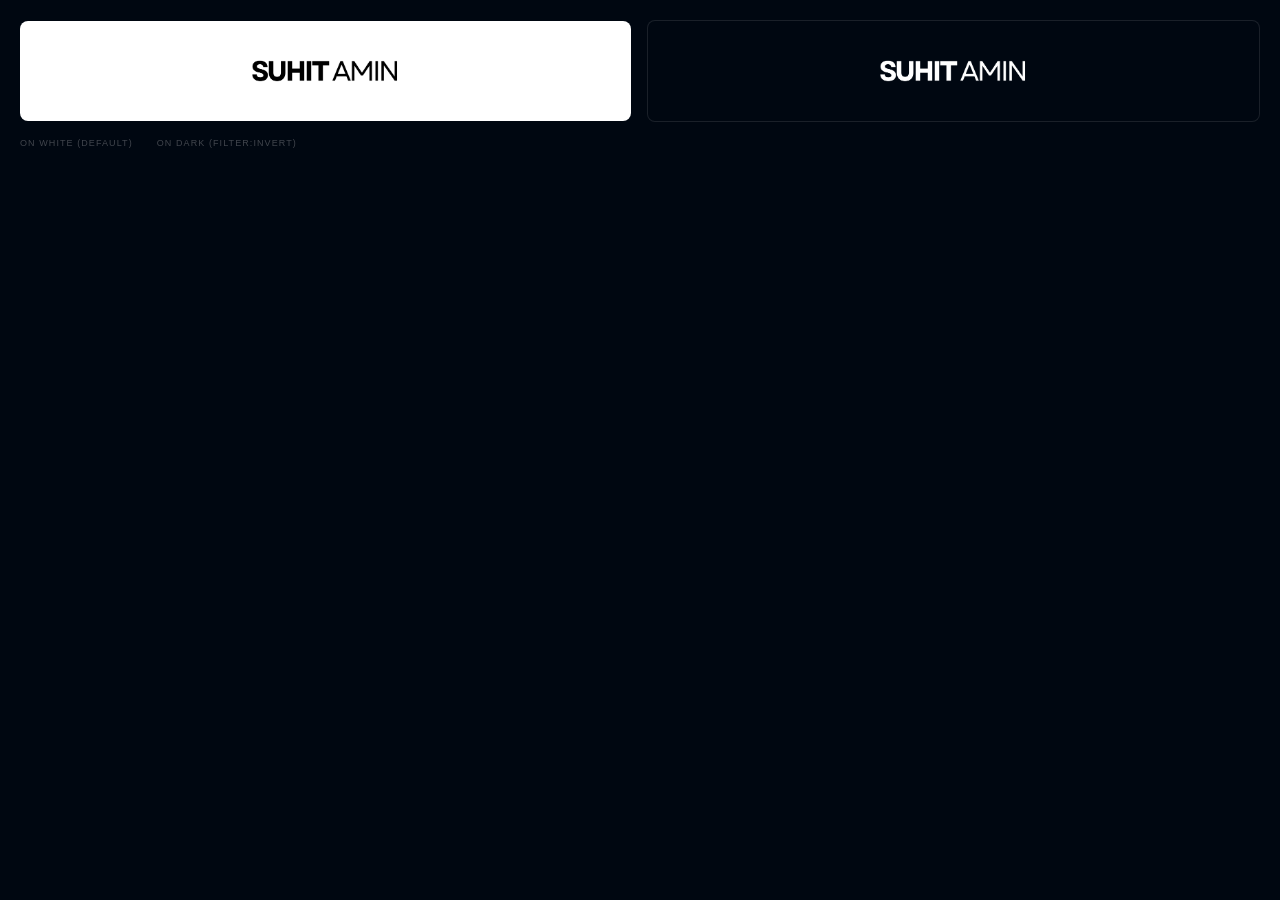
<file: preview/brand-logo.html>
<!DOCTYPE html><html><head><meta charset="UTF-8">
<style>
  * { box-sizing:border-box; margin:0; }
  body { background:#000711; padding:20px; display:flex; flex-direction:column; gap:16px; }
  .row { display:flex; gap:16px; align-items:center; }
  .panel { padding:20px 28px; border-radius:8px; display:flex; align-items:center; justify-content:center; flex:1; }
  img { max-width:100%; max-height:60px; }
  .lbl { font-family:sans-serif; font-size:9px; text-transform:uppercase; letter-spacing:0.12em; color:rgba(255,255,255,0.25); }
</style></head><body>
  <div class="row">
    <div class="panel" style="background:#ffffff">
      <img src="../assets/logo.png" alt="Suhit Amin Logo">
    </div>
    <div class="panel" style="background:#000711;border:1px solid rgba(255,255,255,0.1)">
      <img src="../assets/logo.png" style="filter:invert(1)" alt="Suhit Amin Logo Inverted">
    </div>
  </div>
  <div class="row" style="gap:24px">
    <span class="lbl">On white (default)</span>
    <span class="lbl">On dark (filter:invert)</span>
  </div>
</body></html>
</file>
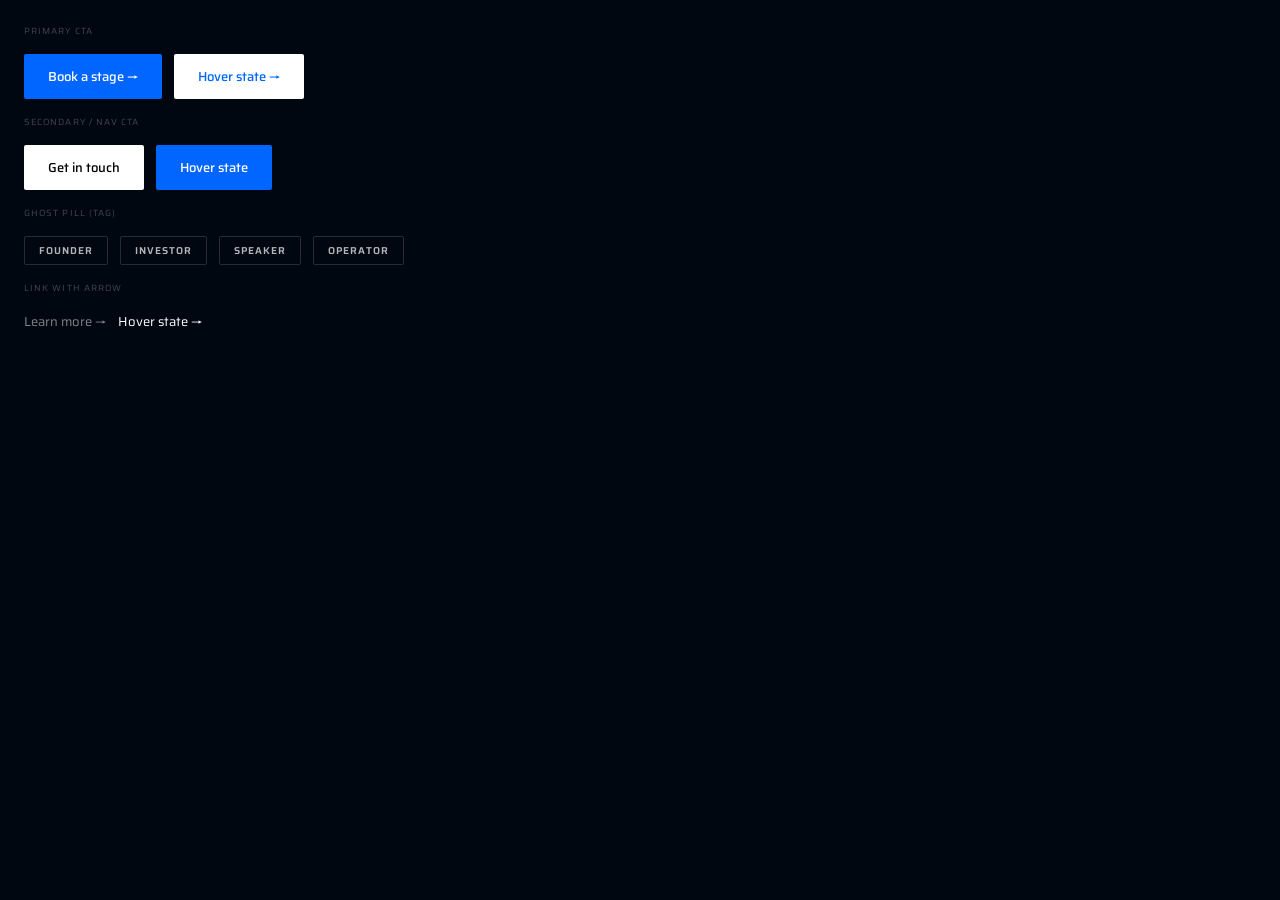
<file: preview/buttons.html>
<!DOCTYPE html><html><head><meta charset="UTF-8">
<style>
  @font-face { font-family:'Saira'; src:url('../fonts/Saira-VariableFont.ttf') format('truetype'); font-weight:100 900; }
  * { box-sizing:border-box; margin:0; }
  body { background:#000711; font-family:'Saira',sans-serif; padding:24px; display:flex; flex-direction:column; gap:16px; }
  .row { display:flex; gap:12px; align-items:center; flex-wrap:wrap; }
  .btn { display:inline-flex; align-items:center; gap:8px; padding:12px 24px; border-radius:2px; font-size:13px; font-weight:500; cursor:pointer; border:none; transition:all 0.2s; text-decoration:none; font-family:'Saira',sans-serif; }
  .pill { display:inline-flex; align-items:center; gap:6px; padding:6px 14px; border-radius:2px; font-size:10px; font-weight:600; text-transform:uppercase; letter-spacing:0.1em; }
  .lbl { font-size:9px; text-transform:uppercase; letter-spacing:0.12em; color:rgba(255,255,255,0.25); width:100%; }
</style></head><body>
  <div class="lbl">Primary CTA</div>
  <div class="row">
    <span class="btn" style="background:#0066ff;color:#fff">Book a stage →</span>
    <span class="btn" style="background:#fff;color:#0066ff">Hover state →</span>
  </div>
  <div class="lbl">Secondary / Nav CTA</div>
  <div class="row">
    <span class="btn" style="background:#fff;color:#000">Get in touch</span>
    <span class="btn" style="background:#0066ff;color:#fff">Hover state</span>
  </div>
  <div class="lbl">Ghost Pill (tag)</div>
  <div class="row">
    <span class="pill" style="border:1px solid rgba(255,255,255,0.15);color:rgba(255,255,255,0.7)">Founder</span>
    <span class="pill" style="border:1px solid rgba(255,255,255,0.15);color:rgba(255,255,255,0.7)">Investor</span>
    <span class="pill" style="border:1px solid rgba(255,255,255,0.15);color:rgba(255,255,255,0.7)">Speaker</span>
    <span class="pill" style="border:1px solid rgba(255,255,255,0.15);color:rgba(255,255,255,0.7)">Operator</span>
  </div>
  <div class="lbl">Link with arrow</div>
  <div class="row">
    <span style="font-family:'Saira',sans-serif;font-size:13px;color:rgba(255,255,255,0.5)">Learn more →</span>
    <span style="font-family:'Saira',sans-serif;font-size:13px;color:#fff">Hover state →</span>
  </div>
</body></html>
</file>
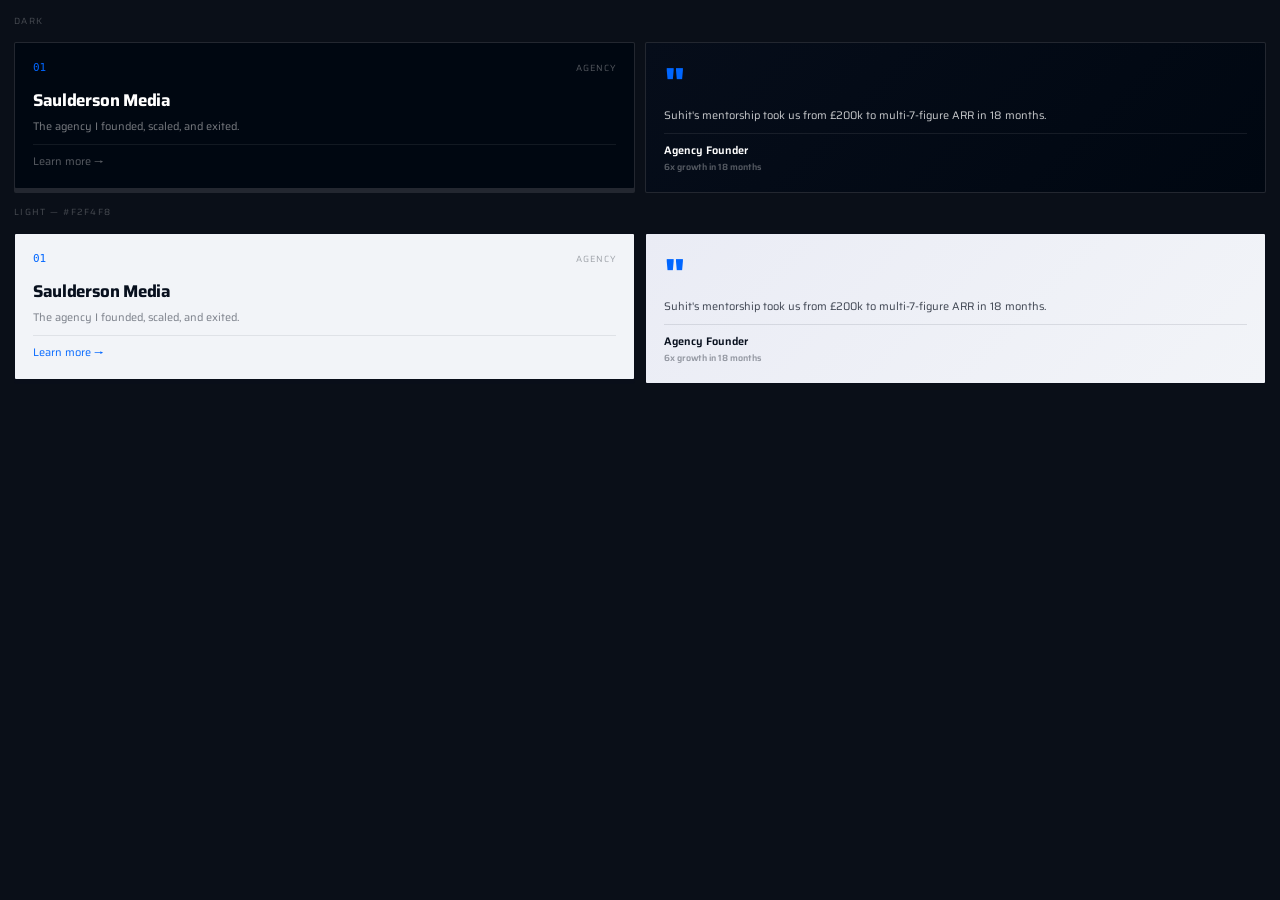
<file: preview/cards.html>
<!DOCTYPE html><html><head><meta charset="UTF-8">
<style>
  @font-face { font-family:'Saira'; src:url('../fonts/Saira-VariableFont.ttf') format('truetype'); font-weight:100 900; }
  * { box-sizing:border-box; margin:0; }
  body { background:#0a0f18; font-family:'Saira',sans-serif; padding:14px; display:flex; flex-direction:column; gap:12px; }
  .row { display:flex; gap:10px; }
  .lbl { font-size:9px; text-transform:uppercase; letter-spacing:0.15em; color:rgba(255,255,255,0.25); margin-bottom:2px; }

  /* Glow border wrapper */
  .wrap { flex:1; position:relative; border-radius:2px; padding:1px; }
  .wrap::before { content:''; position:absolute; inset:0; border-radius:2px;
    background:var(--glow, var(--base)); pointer-events:none; transition:background 0.12s ease; }

  /* Inner surfaces */
  .dark-inner  { position:relative; background:#000711; border-radius:1px; padding:18px; transition:background 0.4s; display:flex; flex-direction:column; }
  .light-inner { position:relative; background:#f2f4f8; border-radius:1px; padding:18px; transition:background 0.4s; display:flex; flex-direction:column; }
  .wrap:hover .dark-inner  { background:#04080f; }
  .wrap:hover .light-inner { background:#eaedf3; }

  /* Shared type tokens */
  .num   { font-family:monospace; font-size:11px; color:#0066ff; }
  .top   { display:flex; justify-content:space-between; margin-bottom:12px; }

  .tag-d { font-size:9px; text-transform:uppercase; letter-spacing:0.12em; color:rgba(255,255,255,0.32); }
  .tag-l { font-size:9px; text-transform:uppercase; letter-spacing:0.12em; color:rgba(8,16,30,0.35); }

  .title-d { font-family:'Saira',sans-serif; font-size:17px; font-weight:700; color:#fff; letter-spacing:-0.02em; margin-bottom:5px; }
  .title-l { font-family:'Saira',sans-serif; font-size:17px; font-weight:700; color:#08101e; letter-spacing:-0.02em; margin-bottom:5px; }

  .body-d { font-size:11px; color:rgba(255,255,255,0.48); line-height:1.65; flex:1; }
  .body-l { font-size:11px; color:rgba(8,16,30,0.52); line-height:1.65; flex:1; }

  /* Narrow bottom link strip */
  .link-strip-d {
    margin-top:8px; padding-top:8px;
    border-top:1px solid rgba(255,255,255,0.07);
    font-size:11px; color:rgba(255,255,255,0.35);
    display:inline-flex; align-items:center; gap:4px;
    transition:color 0.25s;
  }
  .link-strip-l {
    margin-top:8px; padding-top:8px;
    border-top:1px solid rgba(8,16,30,0.08);
    font-size:11px; color:#0066ff;
    display:inline-flex; align-items:center; gap:4px;
  }
  .wrap:hover .link-strip-d { color:rgba(255,255,255,0.65); }

  /* Quote card specifics */
  .qmark-d { font-family:'Saira',sans-serif; font-size:42px; font-weight:800; color:#0066ff; line-height:1; }
  .qmark-l { font-family:'Saira',sans-serif; font-size:42px; font-weight:800; color:#0066ff; line-height:1; }
  .qtext-d  { font-size:11px; color:rgba(255,255,255,0.80); line-height:1.65; margin-top:4px; flex:1; }
  .qtext-l  { font-size:11px; color:rgba(8,16,30,0.78); line-height:1.65; margin-top:4px; flex:1; }
  .qname-d  { font-size:11px; font-weight:600; color:#fff; padding-top:8px; margin-top:8px; border-top:1px solid rgba(255,255,255,0.08); }
  .qname-l  { font-size:11px; font-weight:600; color:#08101e; padding-top:8px; margin-top:8px; border-top:1px solid rgba(8,16,30,0.10); }
  .qrole-d  { font-size:9px; color:rgba(255,255,255,0.32); margin-top:1px; }
  .qrole-l  { font-size:9px; color:rgba(8,16,30,0.38); margin-top:1px; }
</style></head><body>

  <div class="lbl">Dark</div>
  <div class="row">
    <div class="wrap" style="--base:rgba(255,255,255,0.10)" id="d1">
      <div class="dark-inner">
        <div class="top"><span class="num">01</span><span class="tag-d">Agency</span></div>
        <div class="title-d">Saulderson Media</div>
        <div class="body-d">The agency I founded, scaled, and exited.</div>
        <div class="link-strip-d">Learn more →</div>
      </div>
    </div>
    <div class="wrap" style="--base:rgba(255,255,255,0.10)" id="d2">
      <div class="dark-inner" style="background:linear-gradient(135deg,#060d1a,#000711)">
        <div class="qmark-d">"</div>
        <div class="qtext-d">Suhit's mentorship took us from £200k to multi-7-figure ARR in 18 months.</div>
        <div class="qname-d">Agency Founder<div class="qrole-d">6x growth in 18 months</div></div>
      </div>
    </div>
  </div>

  <div class="lbl">Light — #f2f4f8</div>
  <div class="row">
    <div class="wrap" style="--base:rgba(8,16,30,0.10)" id="l1">
      <div class="light-inner">
        <div class="top"><span class="num">01</span><span class="tag-l">Agency</span></div>
        <div class="title-l">Saulderson Media</div>
        <div class="body-l">The agency I founded, scaled, and exited.</div>
        <div class="link-strip-l">Learn more →</div>
      </div>
    </div>
    <div class="wrap" style="--base:rgba(8,16,30,0.10)" id="l2">
      <div class="light-inner" style="background:linear-gradient(135deg,#eaecf5,#f2f4f8)">
        <div class="qmark-l">"</div>
        <div class="qtext-l">Suhit's mentorship took us from £200k to multi-7-figure ARR in 18 months.</div>
        <div class="qname-l">Agency Founder<div class="qrole-l">6x growth in 18 months</div></div>
      </div>
    </div>
  </div>

<script>
function attachGlow(el, light) {
  const hi   = light ? 'rgba(8,16,30,0.18)'  : 'rgba(255,255,255,0.28)';
  const mid  = light ? 'rgba(8,16,30,0.05)'  : 'rgba(255,255,255,0.06)';
  const base = light ? 'rgba(8,16,30,0.10)'  : 'rgba(255,255,255,0.10)';
  el.addEventListener('mousemove', e => {
    const r = el.getBoundingClientRect();
    const x = ((e.clientX - r.left) / r.width)  * 100;
    const y = ((e.clientY - r.top)  / r.height) * 100;
    el.style.setProperty('--glow',
      `radial-gradient(circle at ${x}% ${y}%, ${hi} 0%, ${mid} 50%, ${base} 100%)`);
  });
  el.addEventListener('mouseleave', () => el.style.setProperty('--glow', base));
}
['d1','d2'].forEach(id => attachGlow(document.getElementById(id), false));
['l1','l2'].forEach(id => attachGlow(document.getElementById(id), true));
</script>
</body></html>
</file>
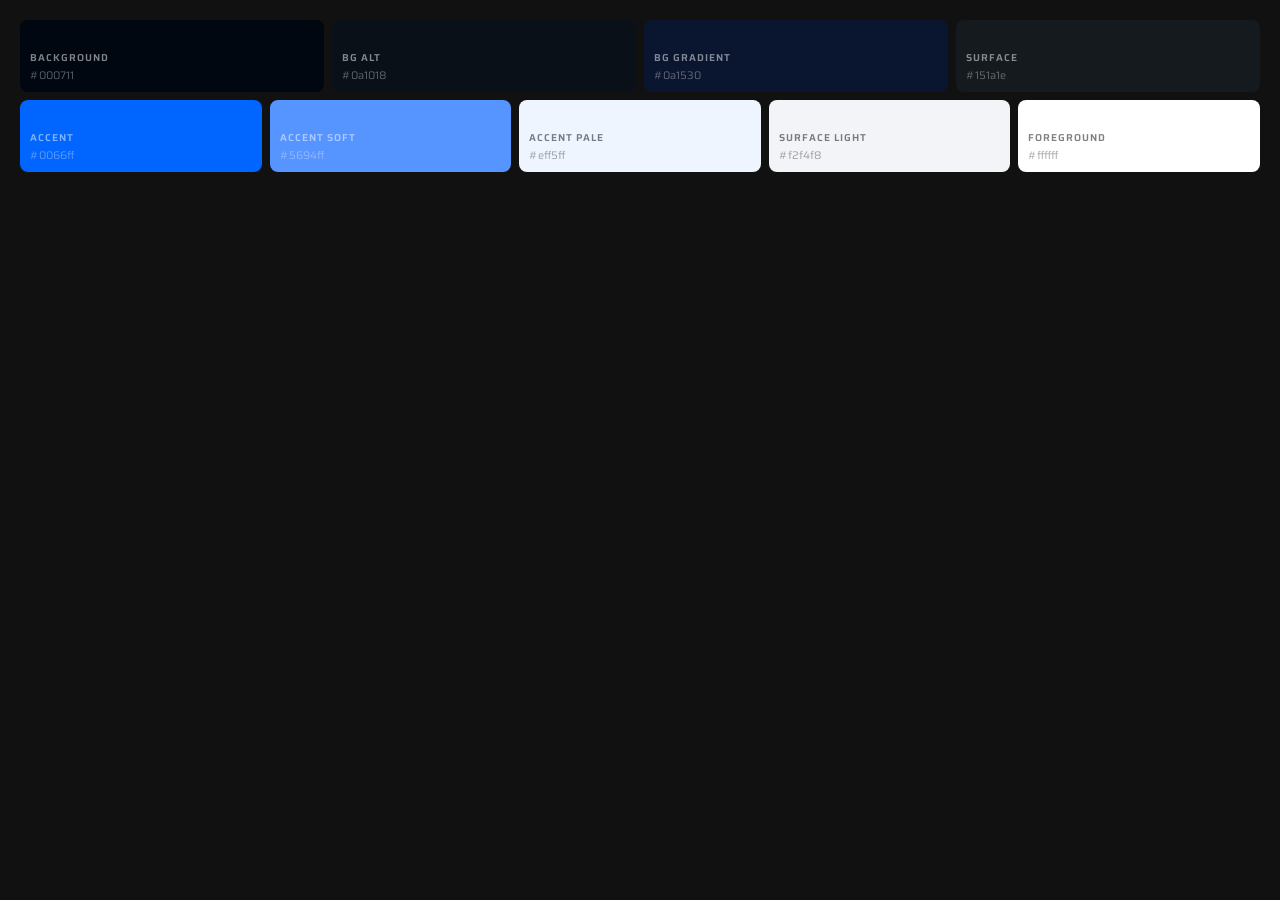
<file: preview/colors-base.html>
<!DOCTYPE html><html><head><meta charset="UTF-8">
<style>
  @import url('https://fonts.googleapis.com/css2?family=Saira:wght@400;600&display=swap');
  * { box-sizing: border-box; margin: 0; }
  body { background: #111; font-family: 'Saira', sans-serif; padding: 20px; }
  .row { display: flex; gap: 8px; margin-bottom: 8px; }
  .swatch { flex: 1; height: 72px; border-radius: 8px; display: flex; flex-direction: column; justify-content: flex-end; padding: 8px 10px; }
  .swatch-label { font-size: 10px; font-weight: 600; text-transform: uppercase; letter-spacing: 0.1em; color: rgba(255,255,255,0.5); }
  .swatch-hex { font-size: 11px; font-weight: 400; color: rgba(255,255,255,0.35); margin-top: 2px; }
  .swatch-label.dark { color: rgba(0,0,0,0.5); }
  .swatch-hex.dark { color: rgba(0,0,0,0.35); }
</style></head><body>
<div class="row">
  <div class="swatch" style="background:#000711">
    <span class="swatch-label">Background</span><span class="swatch-hex">#000711</span>
  </div>
  <div class="swatch" style="background:#0a1018">
    <span class="swatch-label">BG Alt</span><span class="swatch-hex">#0a1018</span>
  </div>
  <div class="swatch" style="background:#0a1530">
    <span class="swatch-label">BG Gradient</span><span class="swatch-hex">#0a1530</span>
  </div>
  <div class="swatch" style="background:#151a1e">
    <span class="swatch-label">Surface</span><span class="swatch-hex">#151a1e</span>
  </div>
</div>
<div class="row">
  <div class="swatch" style="background:#0066ff">
    <span class="swatch-label">Accent</span><span class="swatch-hex">#0066ff</span>
  </div>
  <div class="swatch" style="background:#5694ff">
    <span class="swatch-label">Accent Soft</span><span class="swatch-hex">#5694ff</span>
  </div>
  <div class="swatch" style="background:#eff5ff">
    <span class="swatch-label dark">Accent Pale</span><span class="swatch-hex dark">#eff5ff</span>
  </div>
  <div class="swatch" style="background:#f2f4f8">
    <span class="swatch-label dark">Surface Light</span><span class="swatch-hex dark">#f2f4f8</span>
  </div>
  <div class="swatch" style="background:#ffffff">
    <span class="swatch-label dark">Foreground</span><span class="swatch-hex dark">#ffffff</span>
  </div>
</div>
</body></html>
</file>
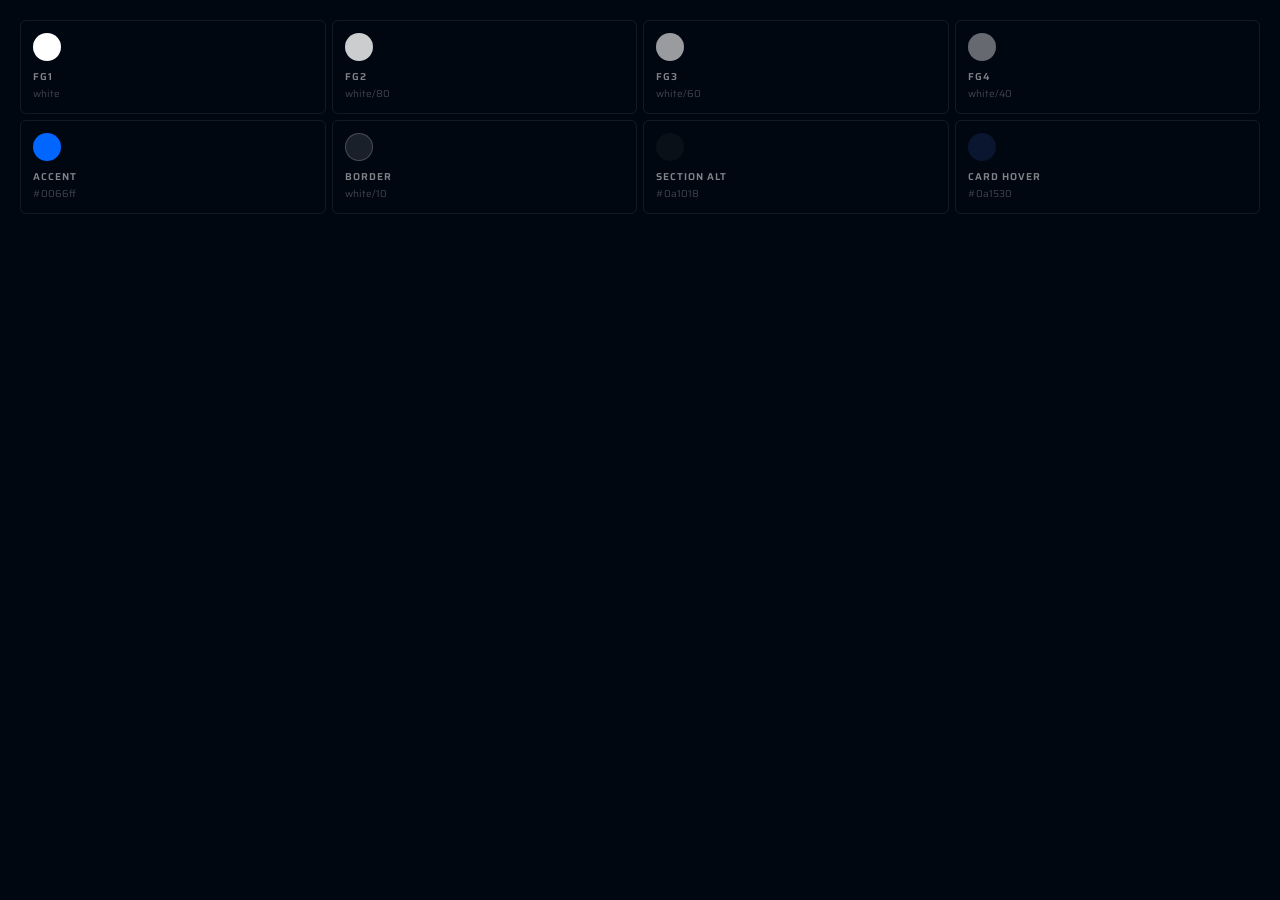
<file: preview/colors-semantic.html>
<!DOCTYPE html><html><head><meta charset="UTF-8">
<style>
  @import url('https://fonts.googleapis.com/css2?family=Saira:wght@400;600&display=swap');
  * { box-sizing: border-box; margin: 0; }
  body { background: #000711; font-family: 'Saira', sans-serif; padding: 20px; }
  .grid { display: grid; grid-template-columns: repeat(4, 1fr); gap: 6px; }
  .item { padding: 12px; border-radius: 6px; border: 1px solid rgba(255,255,255,0.08); }
  .dot { width: 28px; height: 28px; border-radius: 50%; margin-bottom: 8px; }
  .name { font-size: 10px; font-weight: 600; text-transform: uppercase; letter-spacing: 0.1em; color: rgba(255,255,255,0.5); }
  .val  { font-size: 10px; color: rgba(255,255,255,0.25); margin-top: 2px; }
</style></head><body>
<div class="grid">
  <div class="item"><div class="dot" style="background:rgba(255,255,255,1)"></div><div class="name">fg1</div><div class="val">white</div></div>
  <div class="item"><div class="dot" style="background:rgba(255,255,255,0.80)"></div><div class="name">fg2</div><div class="val">white/80</div></div>
  <div class="item"><div class="dot" style="background:rgba(255,255,255,0.60)"></div><div class="name">fg3</div><div class="val">white/60</div></div>
  <div class="item"><div class="dot" style="background:rgba(255,255,255,0.40)"></div><div class="name">fg4</div><div class="val">white/40</div></div>
  <div class="item"><div class="dot" style="background:#0066ff"></div><div class="name">accent</div><div class="val">#0066ff</div></div>
  <div class="item"><div class="dot" style="background:rgba(255,255,255,0.10); border:1px solid rgba(255,255,255,0.2)"></div><div class="name">border</div><div class="val">white/10</div></div>
  <div class="item"><div class="dot" style="background:#0a1018"></div><div class="name">section alt</div><div class="val">#0a1018</div></div>
  <div class="item"><div class="dot" style="background:#0a1530"></div><div class="name">card hover</div><div class="val">#0a1530</div></div>
</div>
</body></html>
</file>
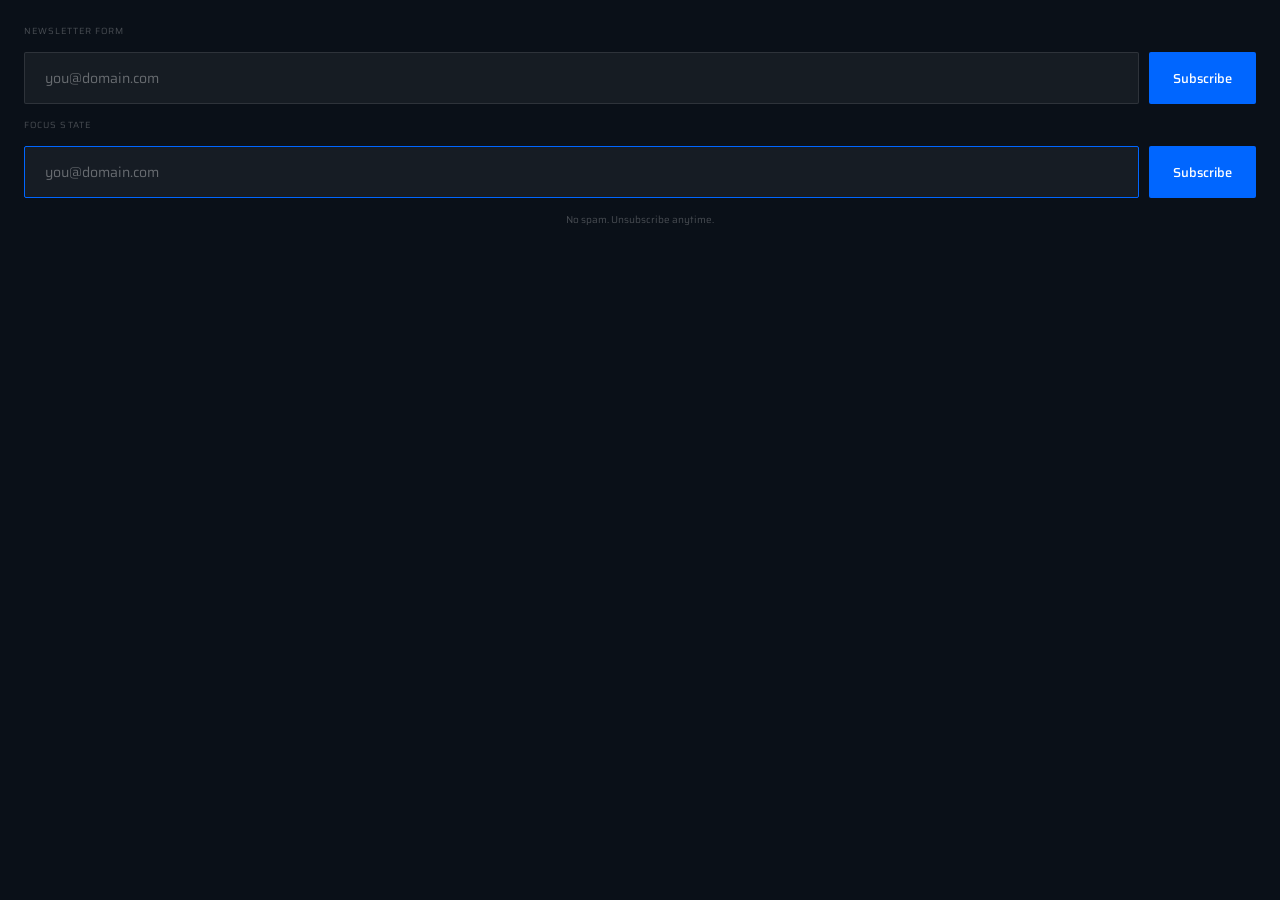
<file: preview/form-inputs.html>
<!DOCTYPE html><html><head><meta charset="UTF-8">
<style>
  @font-face { font-family:'Saira'; src:url('../fonts/Saira-VariableFont.ttf') format('truetype'); font-weight:100 900; }
  * { box-sizing:border-box; margin:0; }
  body { background:#0a1018; font-family:'Saira',sans-serif; padding:24px; display:flex; flex-direction:column; gap:14px; }
  .row { display:flex; gap:10px; }
  input { flex:1; padding:14px 20px; border-radius:2px; background:rgba(255,255,255,0.05); border:1px solid rgba(255,255,255,0.10); color:#fff; font-size:14px; font-family:'Saira',sans-serif; outline:none; }
  input::placeholder { color:rgba(255,255,255,0.35); }
  input:focus { border-color:#0066ff; }
  .btn { padding:14px 24px; border-radius:2px; background:#0066ff; color:#fff; font-size:13px; font-weight:500; border:none; font-family:'Saira',sans-serif; cursor:pointer; white-space:nowrap; }
  .note { font-size:10px; color:rgba(255,255,255,0.25); text-align:center; }
  .lbl { font-size:9px; text-transform:uppercase; letter-spacing:0.12em; color:rgba(255,255,255,0.25); }
</style></head><body>
  <div class="lbl">Newsletter Form</div>
  <div class="row">
    <input type="email" placeholder="you@domain.com">
    <button class="btn">Subscribe</button>
  </div>
  <div class="lbl">Focus State</div>
  <div class="row">
    <input type="email" placeholder="you@domain.com" style="border-color:#0066ff">
    <button class="btn">Subscribe</button>
  </div>
  <div class="note">No spam. Unsubscribe anytime.</div>
</body></html>
</file>
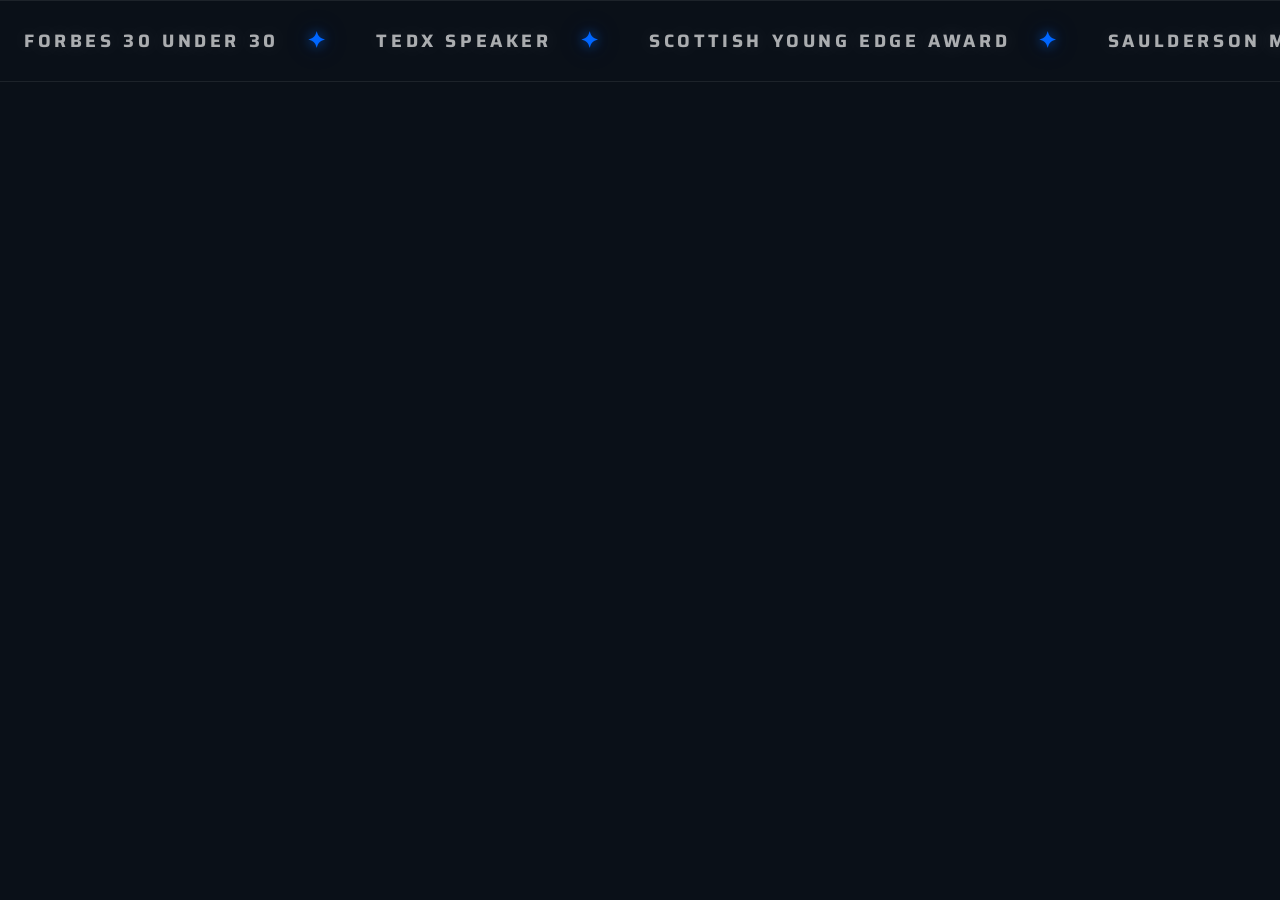
<file: preview/marquee.html>
<!DOCTYPE html><html><head><meta charset="UTF-8">
<style>
  @font-face { font-family:'Saira'; src:url('../fonts/Saira-VariableFont.ttf') format('truetype'); font-weight:100 900; font-style:normal; }
  * { box-sizing:border-box; margin:0; }
  body { background:#0a1018; overflow:hidden; }
  @keyframes marquee { from{transform:translateX(0)} to{transform:translateX(-50%)} }
  .track {
    display:flex; animation:marquee 28s linear infinite; white-space:nowrap;
    padding:26px 0;
    border-top:1px solid rgba(255,255,255,0.08);
    border-bottom:1px solid rgba(255,255,255,0.08);
  }
  .item {
    display:flex; align-items:center; gap:28px; padding:0 24px;
    font-family:'Saira',sans-serif;
    font-size:18px; font-weight:700;
    text-transform:uppercase; letter-spacing:0.2em;
    color:rgba(255,255,255,0.65);
    text-shadow: 0 0 20px rgba(255,255,255,0.15), 0 0 40px rgba(0,102,255,0.08);
    transition:color 0.3s, text-shadow 0.3s;
  }
  .item:hover {
    color:rgba(255,255,255,0.95);
    text-shadow: 0 0 24px rgba(255,255,255,0.35), 0 0 50px rgba(0,102,255,0.2);
  }
  .sep {
    color:#0066ff; font-size:22px; line-height:1;
    text-shadow: 0 0 12px rgba(0,102,255,0.7), 0 0 28px rgba(0,102,255,0.4);
    flex-shrink:0;
  }
</style></head><body>
<div class="track">
  <div class="item">Forbes 30 Under 30 <span class="sep">✦</span></div>
  <div class="item">TEDx Speaker <span class="sep">✦</span></div>
  <div class="item">Scottish Young Edge Award <span class="sep">✦</span></div>
  <div class="item">Saulderson Media — Acquired <span class="sep">✦</span></div>
  <div class="item">Angel Investor <span class="sep">✦</span></div>
  <div class="item">Forbes 30 Under 30 <span class="sep">✦</span></div>
  <div class="item">TEDx Speaker <span class="sep">✦</span></div>
  <div class="item">Scottish Young Edge Award <span class="sep">✦</span></div>
  <div class="item">Saulderson Media — Acquired <span class="sep">✦</span></div>
  <div class="item">Angel Investor <span class="sep">✦</span></div>
</div>
</body></html>
</file>
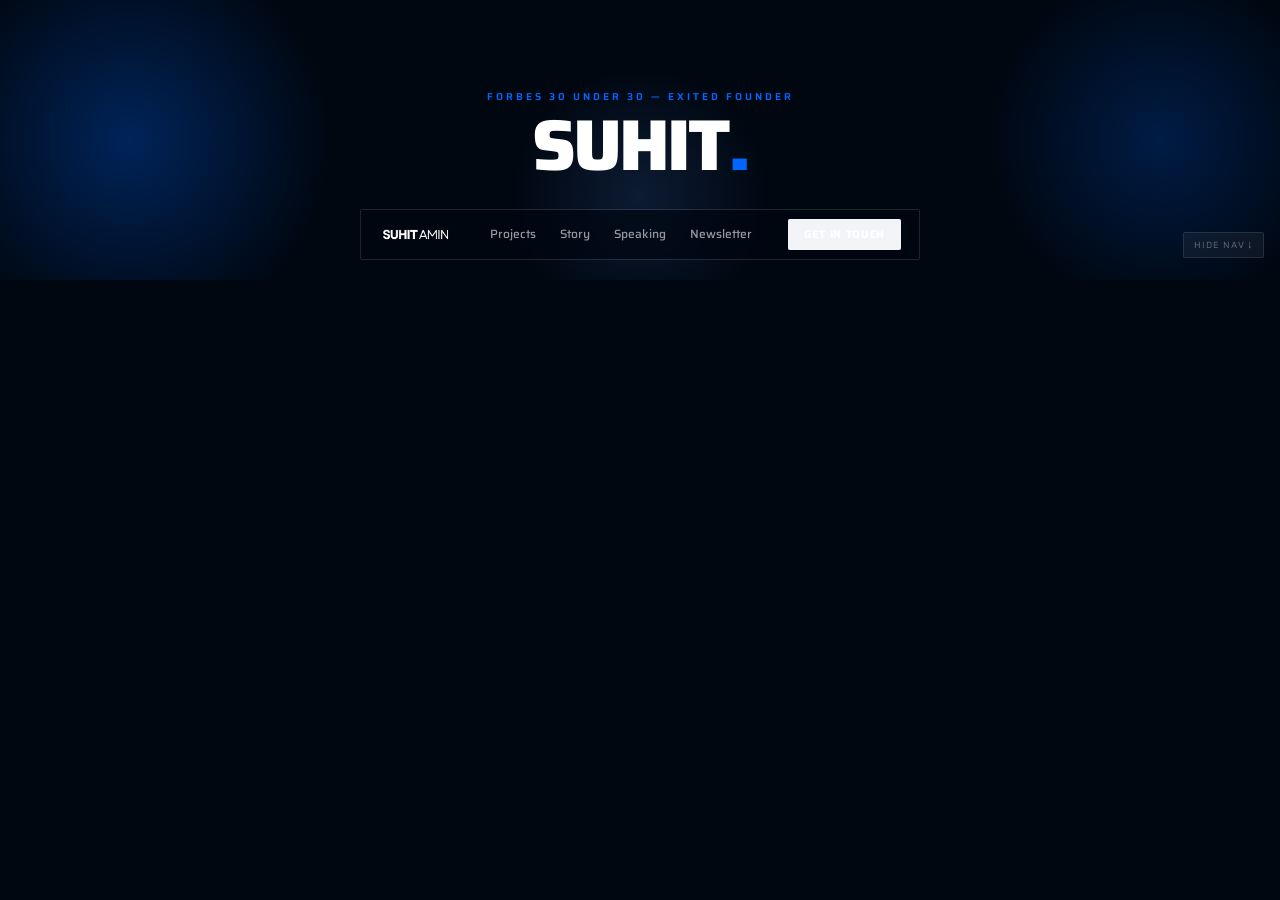
<file: preview/nav.html>
<!DOCTYPE html><html><head><meta charset="UTF-8">
<style>
  @font-face { font-family:'Saira'; src:url('../fonts/Saira-VariableFont.ttf') format('truetype'); font-weight:100 900; }
  * { box-sizing:border-box; margin:0; }

  body { background:#000711; min-height:280px; font-family:'Saira',sans-serif; overflow:hidden; position:relative; }

  /* ── Background animated blobs ── */
  .bg-blobs { position:absolute; inset:0; pointer-events:none; overflow:hidden; }
  .blob-l {
    position:absolute; width:420px; height:420px; border-radius:50%;
    background:radial-gradient(circle, rgba(0,102,255,0.30) 0%, transparent 68%);
    top:50%; left:-80px; transform:translateY(-50%);
    animation: bL 9s ease-in-out infinite;
  }
  .blob-r {
    position:absolute; width:360px; height:360px; border-radius:50%;
    background:radial-gradient(circle, rgba(0,102,255,0.22) 0%, transparent 68%);
    top:50%; right:-60px; transform:translateY(-50%);
    animation: bR 11s ease-in-out infinite;
  }
  .blob-c {
    position:absolute; width:280px; height:280px; border-radius:50%;
    background:radial-gradient(circle, rgba(86,148,255,0.14) 0%, transparent 65%);
    top:20%; left:50%; transform:translateX(-50%);
    animation: bC 7s ease-in-out infinite;
  }
  @keyframes bL { 0%,100%{transform:translateY(-50%) scale(1);opacity:.85} 50%{transform:translateY(-58%) scale(1.1);opacity:.6} }
  @keyframes bR { 0%,100%{transform:translateY(-50%) scale(1);opacity:.7} 55%{transform:translateY(-43%) scale(1.08);opacity:.5} }
  @keyframes bC { 0%,100%{transform:translateX(-50%) scale(1);opacity:.6} 50%{transform:translateX(-45%) scale(1.15);opacity:.35} }

  /* Hero copy */
  .hero {
    position:absolute; top:50%; left:50%; transform:translate(-50%,-58%);
    text-align:center; pointer-events:none;
  }
  .hero p { font-size:10px; text-transform:uppercase; letter-spacing:0.3em; color:#0066ff; font-weight:600; margin-bottom:10px; }
  .hero h1 { font-family:'Saira',sans-serif; font-size:72px; font-weight:800; letter-spacing:-0.04em; line-height:0.88; color:#fff; text-transform:uppercase; }
  .hero h1 span { color:#0066ff; }

  /* ── Floating bottom nav ── */
  .nav-shell {
    position:absolute; bottom:20px;
    left:50%; transform:translateX(-50%);
    width:560px; z-index:10; border-radius:2px;
    border:1px solid rgba(255,255,255,0.12);
    transition: transform 0.4s cubic-bezier(0.4,0,0.2,1), opacity 0.4s ease,
                border-color 0.12s ease;
  }
  .nav-shell.hidden { transform:translateX(-50%) translateY(72px); opacity:0; pointer-events:none; }
  .nav-shell:hover { border-color:rgba(255,255,255,0.28); }

  .nav-inner {
    display:flex; align-items:center; justify-content:space-between;
    padding:9px 18px;
    background:rgba(0,7,17,0.65);
    backdrop-filter:blur(20px); -webkit-backdrop-filter:blur(20px);
    border-radius:1px;
  }

  /* Logo */
  .logo img { height:27px; filter:invert(1); display:block; }

  /* Nav links */
  .links { display:flex; gap:24px; }
  .nav-link {
    font-size:12px; color:rgba(255,255,255,0.58); text-decoration:none;
    padding-bottom:2px; position:relative; font-weight:500; font-family:'Saira',sans-serif;
    transition:color 0.25s;
  }
  .nav-link::after {
    content:''; position:absolute; bottom:0; left:0; width:0; height:1px;
    background:#fff; transition:width 0.3s cubic-bezier(0.4,0,0.2,1);
  }
  .nav-link:hover { color:#fff; }
  .nav-link:hover::after { width:100%; }

  /* CTA */
  .cta {
    font-size:11px; font-weight:700; font-family:'Saira',sans-serif;
    padding:7px 16px; border-radius:2px; border:none;
    background-color:#0066ff; color:#fff;
    text-decoration:none; cursor:pointer;
    position:relative; overflow:hidden;
    letter-spacing:0.06em; text-transform:uppercase;
    transition:color 0.35s; display:inline-block;
    isolation:isolate;
  }
  .cta::before {
    content:''; position:absolute; inset:0; left:-101%;
    background:#f2f4f8;
    transition:left 0.38s cubic-bezier(0.4,0,0.2,1); z-index:-1;
  }
  .cta:hover { color:#08101e; }
  .cta:hover::before { left:0; }

  /* Demo toggle */
  .ctrl-btn {
    position:absolute; bottom:22px; right:16px;
    font-size:9px; font-family:'Saira',sans-serif; text-transform:uppercase;
    letter-spacing:0.12em; color:rgba(255,255,255,0.35);
    background:rgba(255,255,255,0.05); border:1px solid rgba(255,255,255,0.10);
    padding:5px 10px; border-radius:2px; cursor:pointer; z-index:20;
  }
</style></head><body>

<div class="bg-blobs">
  <div class="blob-l"></div>
  <div class="blob-r"></div>
  <div class="blob-c"></div>
</div>

<div class="hero">
  <p>Forbes 30 Under 30 — Exited Founder</p>
  <h1>Suhit<span>.</span></h1>
</div>

<div class="nav-shell" id="nav">
  <div class="nav-inner">
    <a class="logo" href="#"><img src="../assets/logo.png" alt="Suhit Amin"></a>
    <div class="links">
      <a href="#" class="nav-link">Projects</a>
      <a href="#" class="nav-link">Story</a>
      <a href="#" class="nav-link">Speaking</a>
      <a href="#" class="nav-link">Newsletter</a>
    </div>
    <a href="#" class="cta">Get in touch</a>
  </div>
</div>

<button class="ctrl-btn" id="toggleBtn">Hide nav ↓</button>

<script>
const nav = document.getElementById('nav');
const btn = document.getElementById('toggleBtn');
let hidden = false;
btn.addEventListener('click', () => {
  hidden = !hidden;
  nav.classList.toggle('hidden', hidden);
  btn.textContent = hidden ? 'Show nav ↑' : 'Hide nav ↓';
});
</script>
</body></html>
</file>
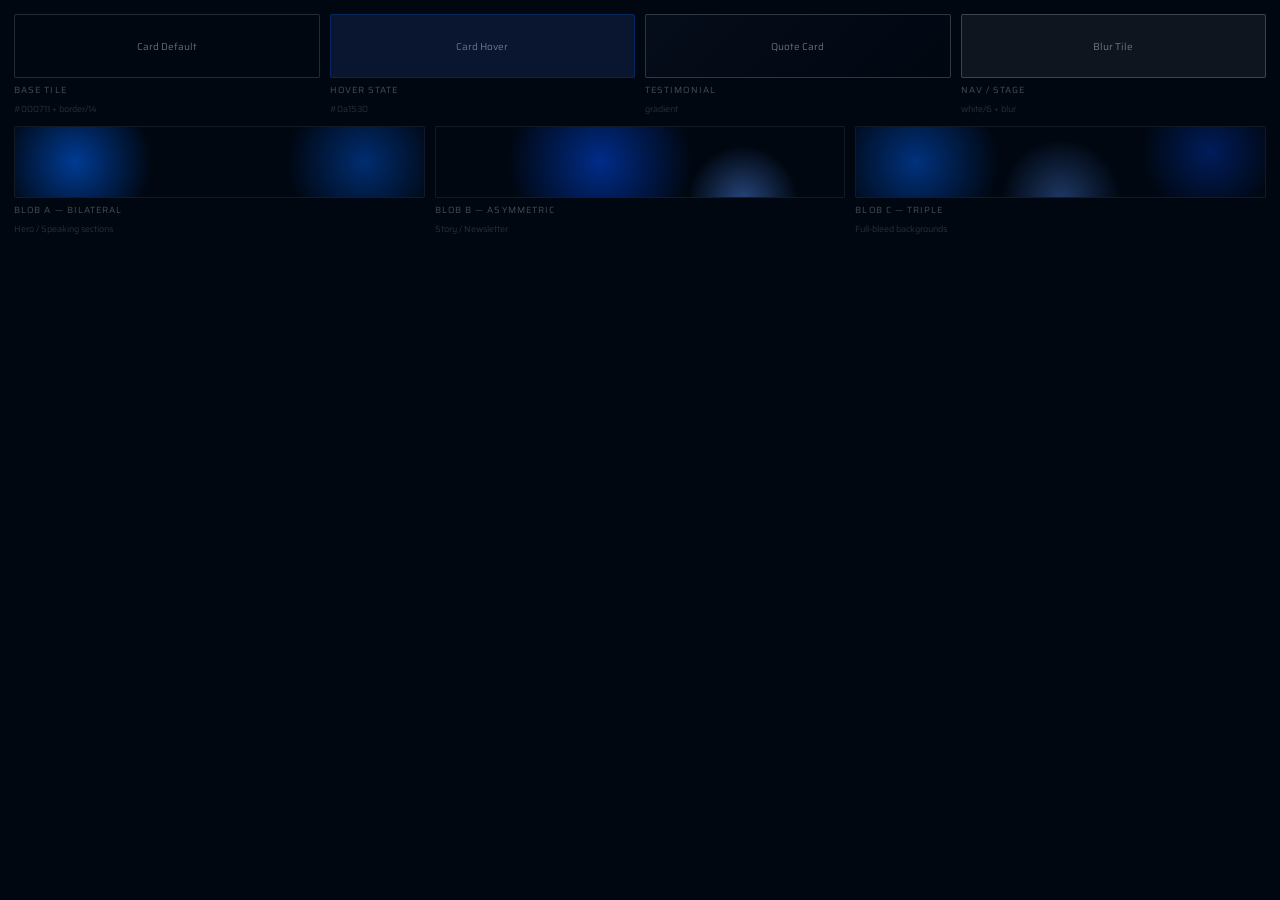
<file: preview/shadows-surfaces.html>
<!DOCTYPE html><html><head><meta charset="UTF-8">
<style>
  @font-face { font-family:'Saira'; src:url('../fonts/Saira-VariableFont.ttf') format('truetype'); font-weight:100 900; }
  * { box-sizing:border-box; margin:0; }
  body { background:#000711; font-family:'Saira',sans-serif; padding:14px; display:flex; flex-direction:column; gap:10px; }

  .row { display:flex; gap:10px; }
  .tile { display:flex; flex-direction:column; gap:5px; flex:1; }
  .surface { width:100%; height:64px; display:flex; align-items:center; justify-content:center;
    font-size:10px; color:rgba(255,255,255,0.4); border:1px solid rgba(255,255,255,0.14);
    border-radius:2px; font-family:'Saira',sans-serif; background:#000711; }
  .lbl { font-size:9px; text-transform:uppercase; letter-spacing:0.12em; color:rgba(255,255,255,0.28); }
  .sub { font-size:9px; color:rgba(255,255,255,0.16); }

  /* Blob containers */
  .blob-box { width:100%; height:72px; position:relative; overflow:hidden; border-radius:2px; background:#000711; border:1px solid rgba(255,255,255,0.08); }

  /* Variation A — bilateral blue, large */
  .blobA-l { position:absolute; width:160px; height:160px; border-radius:50%;
    background:radial-gradient(circle, rgba(0,102,255,0.55) 0%, transparent 68%);
    top:50%; left:-20px; transform:translateY(-50%);
    animation: floatAL 8s ease-in-out infinite; }
  .blobA-r { position:absolute; width:160px; height:160px; border-radius:50%;
    background:radial-gradient(circle, rgba(0,102,255,0.40) 0%, transparent 68%);
    top:50%; right:-20px; transform:translateY(-50%);
    animation: floatAR 10s ease-in-out infinite; }
  @keyframes floatAL {
    0%,100% { transform:translateY(-50%) scale(1);   opacity:.85; }
    45%      { transform:translateY(-60%) scale(1.12); opacity:.6; }
  }
  @keyframes floatAR {
    0%,100% { transform:translateY(-50%) scale(1);   opacity:.7; }
    55%      { transform:translateY(-42%) scale(1.08); opacity:.5; }
  }

  /* Variation B — asymmetric blue + soft teal */
  .blobB-1 { position:absolute; width:200px; height:200px; border-radius:50%;
    background:radial-gradient(circle, rgba(0,80,255,0.50) 0%, transparent 65%);
    top:50%; left:50%; transform:translate(-70%,-50%);
    animation: floatB1 9s ease-in-out infinite; }
  .blobB-2 { position:absolute; width:120px; height:120px; border-radius:50%;
    background:radial-gradient(circle, rgba(86,148,255,0.45) 0%, transparent 65%);
    top:20%; right:10%; animation: floatB2 6s ease-in-out infinite; }
  @keyframes floatB1 {
    0%,100% { transform:translate(-70%,-50%) scale(1); }
    50%      { transform:translate(-65%,-60%) scale(1.1); }
  }
  @keyframes floatB2 {
    0%,100% { transform:scale(1); opacity:.7; }
    50%      { transform:scale(1.2); opacity:.45; }
  }

  /* Variation C — triple, scattered */
  .blobC-1 { position:absolute; width:180px; height:180px; border-radius:50%;
    background:radial-gradient(circle, rgba(0,102,255,0.45) 0%, transparent 65%);
    top:50%; left:-30px; transform:translateY(-50%);
    animation: floatC1 11s ease-in-out infinite; }
  .blobC-2 { position:absolute; width:130px; height:130px; border-radius:50%;
    background:radial-gradient(circle, rgba(86,148,255,0.35) 0%, transparent 65%);
    top:10%; left:50%; transform:translateX(-50%);
    animation: floatC2 7s ease-in-out infinite; }
  .blobC-3 { position:absolute; width:150px; height:150px; border-radius:50%;
    background:radial-gradient(circle, rgba(0,60,200,0.40) 0%, transparent 65%);
    bottom:-30px; right:-20px; animation: floatC3 9s ease-in-out infinite; }
  @keyframes floatC1 { 0%,100%{transform:translateY(-50%) scale(1)} 50%{transform:translateY(-58%) scale(1.08)} }
  @keyframes floatC2 { 0%,100%{transform:translateX(-50%) scale(1); opacity:.7} 50%{transform:translateX(-45%) scale(1.15); opacity:.5} }
  @keyframes floatC3 { 0%,100%{transform:scale(1); opacity:.65} 50%{transform:scale(1.1); opacity:.45} }
</style></head><body>

  <!-- Surfaces row -->
  <div class="row">
    <div class="tile">
      <div class="surface">Card Default</div>
      <div class="lbl">Base Tile</div><div class="sub">#000711 + border/14</div>
    </div>
    <div class="tile">
      <div class="surface" style="background:#0a1530;border-color:rgba(0,102,255,0.22)">Card Hover</div>
      <div class="lbl">Hover State</div><div class="sub">#0a1530</div>
    </div>
    <div class="tile">
      <div class="surface" style="background:linear-gradient(135deg,#060d1a,#000711);border-color:rgba(255,255,255,0.18)">Quote Card</div>
      <div class="lbl">Testimonial</div><div class="sub">gradient</div>
    </div>
    <div class="tile">
      <div class="surface" style="background:rgba(255,255,255,0.06);backdrop-filter:blur(8px);border-color:rgba(255,255,255,0.20)">Blur Tile</div>
      <div class="lbl">Nav / Stage</div><div class="sub">white/6 + blur</div>
    </div>
  </div>

  <!-- Blob variations -->
  <div class="row">
    <div class="tile">
      <div class="blob-box"><div class="blobA-l"></div><div class="blobA-r"></div></div>
      <div class="lbl">Blob A — Bilateral</div><div class="sub">Hero / Speaking sections</div>
    </div>
    <div class="tile">
      <div class="blob-box"><div class="blobB-1"></div><div class="blobB-2"></div></div>
      <div class="lbl">Blob B — Asymmetric</div><div class="sub">Story / Newsletter</div>
    </div>
    <div class="tile">
      <div class="blob-box"><div class="blobC-1"></div><div class="blobC-2"></div><div class="blobC-3"></div></div>
      <div class="lbl">Blob C — Triple</div><div class="sub">Full-bleed backgrounds</div>
    </div>
  </div>

</body></html>
</file>
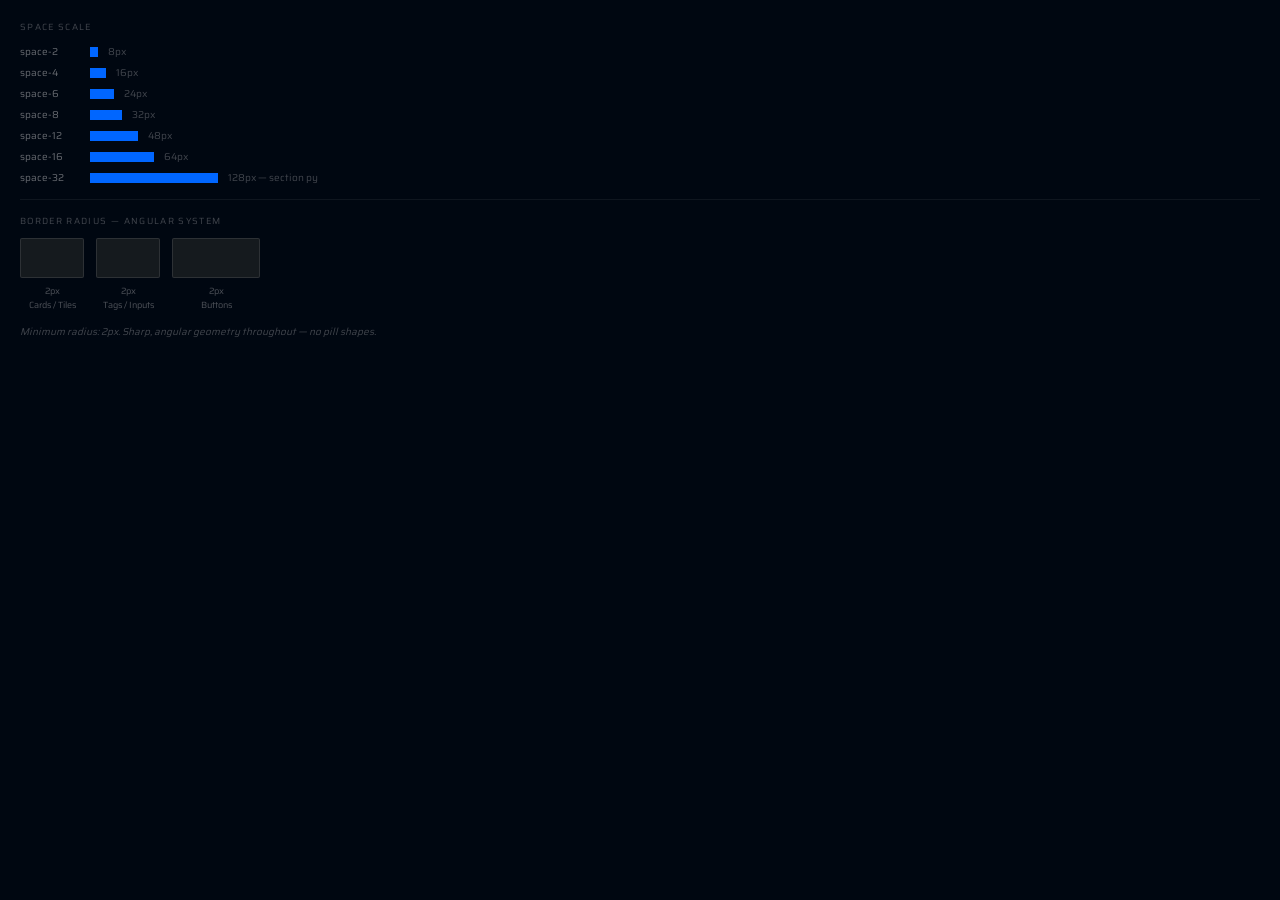
<file: preview/spacing-tokens.html>
<!DOCTYPE html><html><head><meta charset="UTF-8">
<style>
  @font-face { font-family:'Saira'; src:url('../fonts/Saira-VariableFont.ttf') format('truetype'); font-weight:100 900; }
  * { box-sizing:border-box; margin:0; }
  body { background:#000711; font-family:'Saira',sans-serif; padding:20px; }
  .row { display:flex; align-items:center; gap:10px; margin-bottom:6px; }
  .bar { background:#0066ff; height:10px; border-radius:0; }
  .lbl { font-size:10px; color:rgba(255,255,255,0.4); width:60px; flex-shrink:0; }
  .val { font-size:10px; color:rgba(255,255,255,0.25); }
  .divider { height:1px; background:rgba(255,255,255,0.06); margin:14px 0; }
  .radius-row { display:flex; gap:12px; align-items:flex-end; }
  .radius-demo { background:#151a1e; border:1px solid rgba(255,255,255,0.1); width:64px; height:40px; }
  .rlbl { font-size:9px; color:rgba(255,255,255,0.3); text-align:center; margin-top:6px; white-space:nowrap; }
  .section-lbl { font-size:9px; text-transform:uppercase; letter-spacing:0.15em; color:rgba(255,255,255,0.25); margin-bottom:10px; }
</style></head><body>

  <div class="section-lbl">Space Scale</div>
  <div class="row"><span class="lbl">space-2</span><div class="bar" style="width:8px"></div><span class="val">8px</span></div>
  <div class="row"><span class="lbl">space-4</span><div class="bar" style="width:16px"></div><span class="val">16px</span></div>
  <div class="row"><span class="lbl">space-6</span><div class="bar" style="width:24px"></div><span class="val">24px</span></div>
  <div class="row"><span class="lbl">space-8</span><div class="bar" style="width:32px"></div><span class="val">32px</span></div>
  <div class="row"><span class="lbl">space-12</span><div class="bar" style="width:48px"></div><span class="val">48px</span></div>
  <div class="row"><span class="lbl">space-16</span><div class="bar" style="width:64px"></div><span class="val">64px</span></div>
  <div class="row"><span class="lbl">space-32</span><div class="bar" style="width:128px"></div><span class="val">128px — section py</span></div>

  <div class="divider"></div>
  <div class="section-lbl">Border Radius — Angular System</div>
  <div class="radius-row">
    <div>
      <div class="radius-demo" style="border-radius:2px"></div>
      <div class="rlbl">2px<br>Cards / Tiles</div>
    </div>
    <div>
      <div class="radius-demo" style="border-radius:2px"></div>
      <div class="rlbl">2px<br>Tags / Inputs</div>
    </div>
    <div>
      <div class="radius-demo" style="width:88px;border-radius:2px"></div>
      <div class="rlbl">2px<br>Buttons</div>
    </div>
  </div>
  <div style="margin-top:12px;font-size:10px;color:rgba(255,255,255,0.25);font-style:italic">
    Minimum radius: 2px. Sharp, angular geometry throughout — no pill shapes.
  </div>

</body></html>
</file>
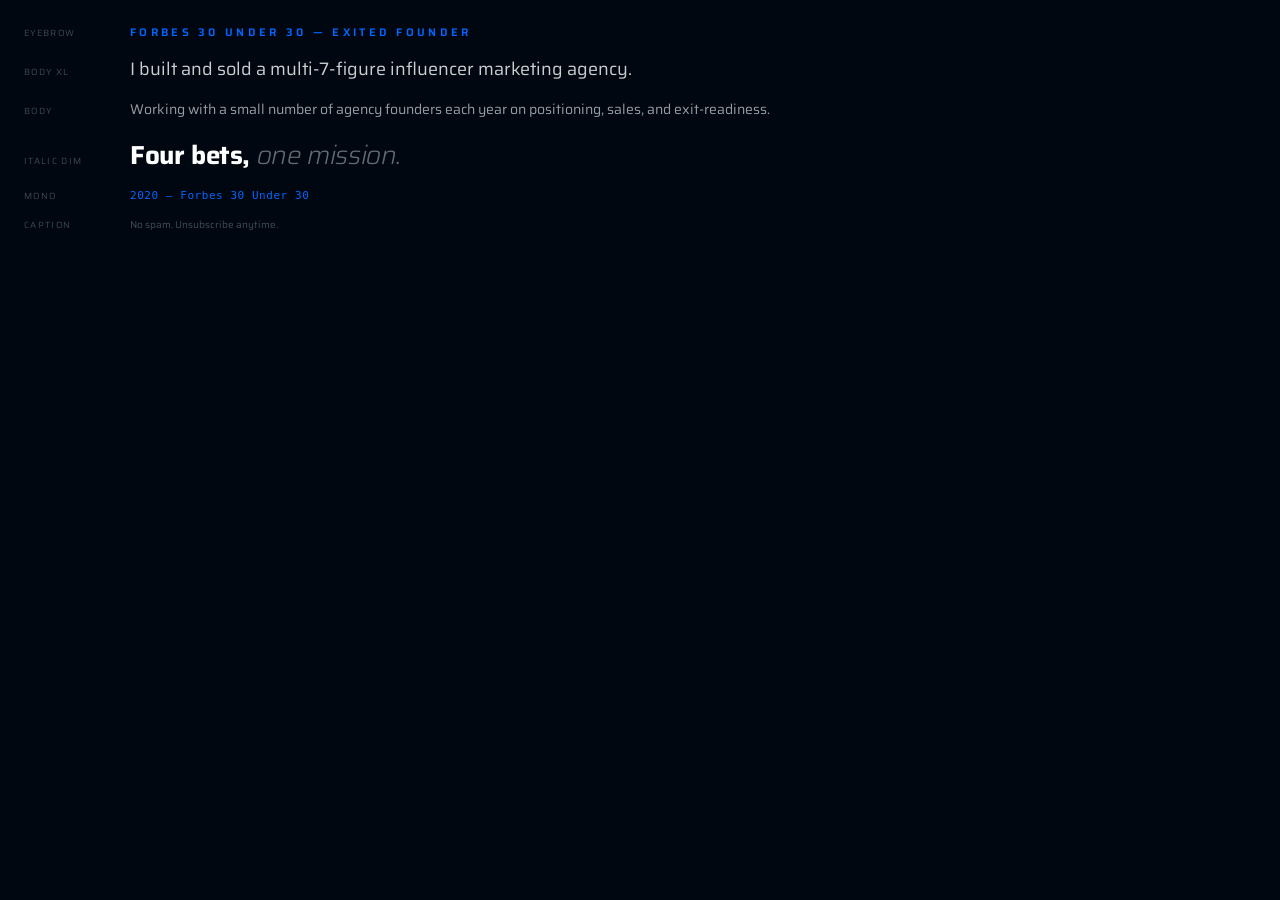
<file: preview/type-body.html>
<!DOCTYPE html><html><head><meta charset="UTF-8">
<style>
  @font-face { font-family:'Saira'; src:url('../fonts/Saira-VariableFont.ttf') format('truetype'); font-weight:100 900; }
  @font-face { font-family:'Saira'; src:url('../fonts/Saira-Italic-VariableFont.ttf') format('truetype'); font-weight:100 900; font-style:italic; }
  * { box-sizing:border-box; margin:0; }
  body { background:#000711; padding:24px; display:flex; flex-direction:column; gap:14px; }
  .row { display:flex; align-items:baseline; gap:16px; }
  .specimen { color:#fff; font-family:'Saira',sans-serif; }
  .lbl { font-family:'Saira',sans-serif; font-size:9px; text-transform:uppercase; letter-spacing:0.15em; color:rgba(255,255,255,0.25); white-space:nowrap; width:90px; flex-shrink:0; }
</style></head><body>
  <div class="row"><span class="lbl">eyebrow</span><span class="specimen" style="font-size:11px;font-weight:600;text-transform:uppercase;letter-spacing:0.3em;color:#0066ff">Forbes 30 Under 30 — Exited Founder</span></div>
  <div class="row"><span class="lbl">body xl</span><span class="specimen" style="font-size:18px;font-weight:400;color:rgba(255,255,255,0.80);line-height:1.6">I built and sold a multi-7-figure influencer marketing agency.</span></div>
  <div class="row"><span class="lbl">body</span><span class="specimen" style="font-size:14px;font-weight:400;color:rgba(255,255,255,0.60);line-height:1.6">Working with a small number of agency founders each year on positioning, sales, and exit-readiness.</span></div>
  <div class="row"><span class="lbl">italic dim</span><span class="specimen" style="font-size:26px;font-weight:700;color:#fff;letter-spacing:-0.015em">Four bets, <span style="font-style:italic;font-weight:300;color:rgba(255,255,255,0.40)">one mission.</span></span></div>
  <div class="row"><span class="lbl">mono</span><span class="specimen" style="font-family:monospace;font-size:11px;color:#0066ff;letter-spacing:0.05em">2020 — Forbes 30 Under 30</span></div>
  <div class="row"><span class="lbl">caption</span><span class="specimen" style="font-size:10px;font-weight:400;color:rgba(255,255,255,0.28)">No spam. Unsubscribe anytime.</span></div>
</body></html>
</file>
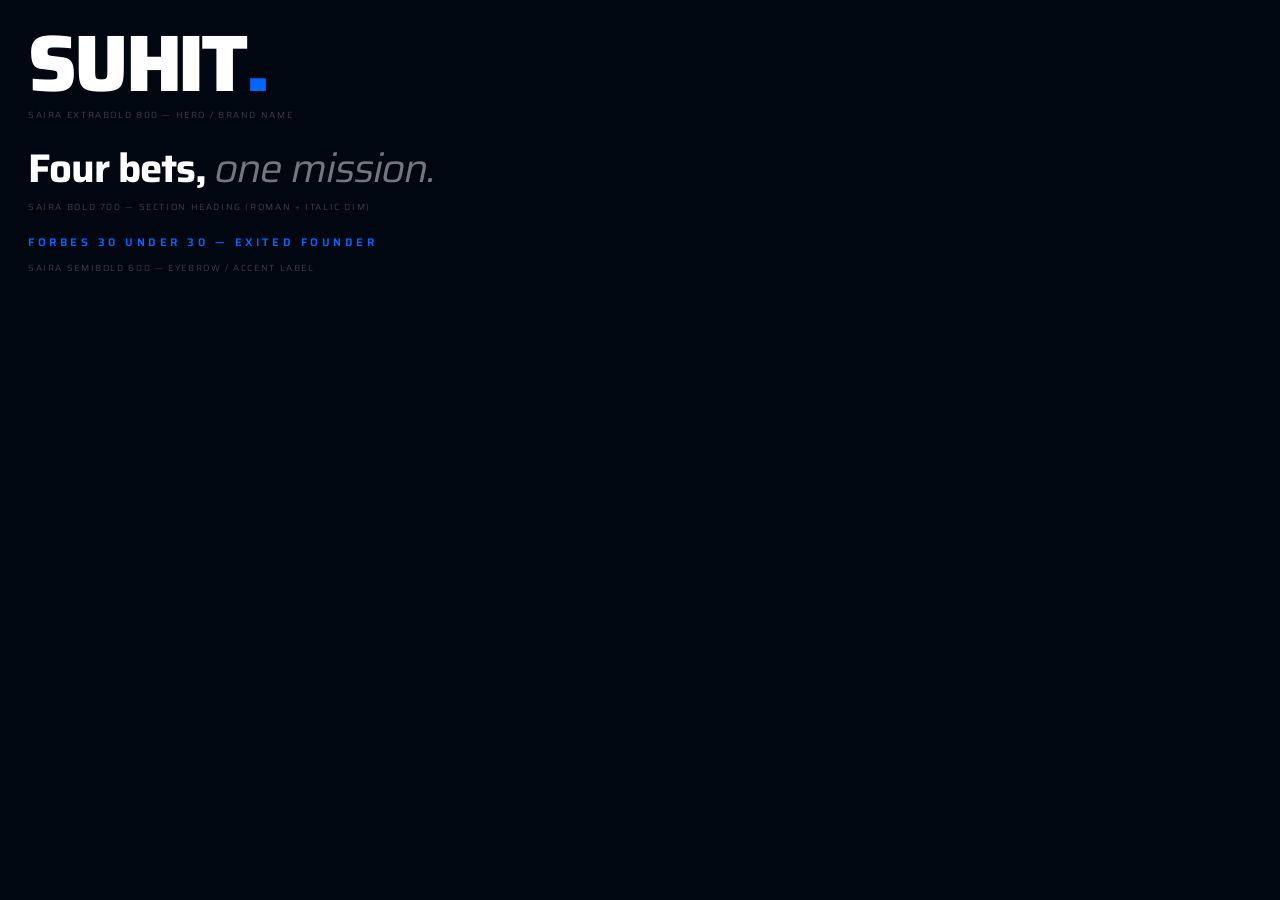
<file: preview/type-display.html>
<!DOCTYPE html><html><head><meta charset="UTF-8">
<style>
  @font-face { font-family:'Saira'; src:url('../fonts/Saira-VariableFont.ttf') format('truetype'); font-weight:100 900; font-style:normal; }
  @font-face { font-family:'Saira'; src:url('../fonts/Saira-Italic-VariableFont.ttf') format('truetype'); font-weight:100 900; font-style:italic; }
  * { box-sizing:border-box; margin:0; }
  body { background:#000711; padding:28px 28px 24px; display:flex; flex-direction:column; gap:6px; }
  .label { font-family:'Saira',sans-serif; font-size:9px; text-transform:uppercase; letter-spacing:0.18em; color:rgba(255,255,255,0.22); margin-top:4px; }
</style></head><body>

<div style="font-family:'Saira',sans-serif;font-size:80px;font-weight:800;line-height:0.88;letter-spacing:-0.04em;color:#fff;text-transform:uppercase">SUHIT<span style="color:#0066ff">.</span></div>
<div class="label">Saira ExtraBold 800 — Hero / Brand Name</div>

<div style="margin-top:20px;font-family:'Saira',sans-serif;font-size:40px;font-weight:700;line-height:1.05;letter-spacing:-0.025em;color:#fff">Four bets, <span style="color:rgba(255,255,255,0.45);font-weight:400;font-style:italic">one mission.</span></div>
<div class="label">Saira Bold 700 — Section Heading (roman + italic dim)</div>

<div style="margin-top:14px;font-family:'Saira',sans-serif;font-size:11px;font-weight:600;text-transform:uppercase;letter-spacing:0.32em;color:#0066ff">Forbes 30 Under 30 — Exited Founder</div>
<div class="label">Saira SemiBold 600 — Eyebrow / Accent Label</div>

</body></html>
</file>
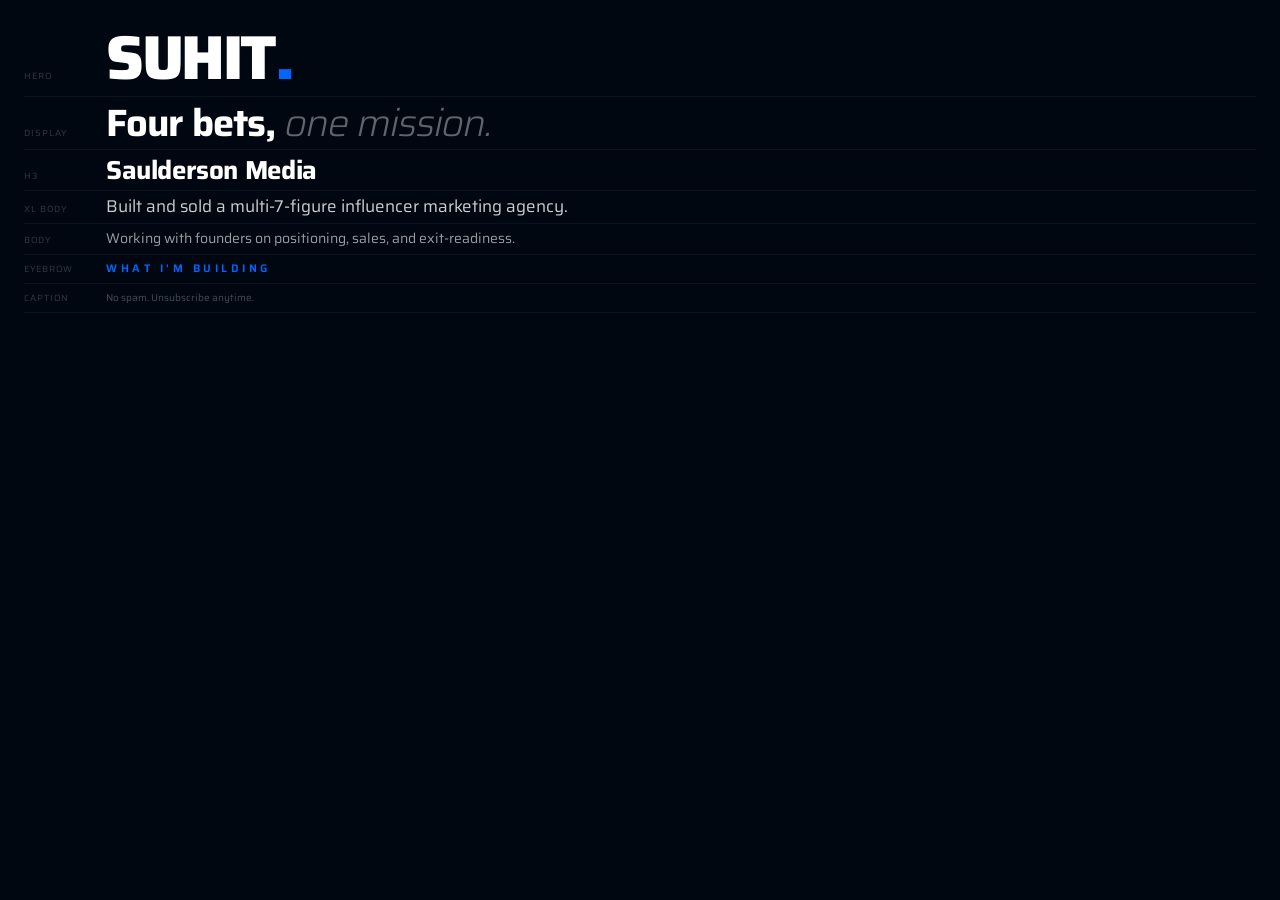
<file: preview/type-scale.html>
<!DOCTYPE html><html><head><meta charset="UTF-8">
<style>
  @font-face { font-family:'Saira'; src:url('../fonts/Saira-VariableFont.ttf') format('truetype'); font-weight:100 900; font-style:normal; }
  @font-face { font-family:'Saira'; src:url('../fonts/Saira-Italic-VariableFont.ttf') format('truetype'); font-weight:100 900; font-style:italic; }
  * { box-sizing:border-box; margin:0; }
  body { background:#000711; padding:20px 24px; display:flex; flex-direction:column; }
  .row { display:flex; align-items:baseline; gap:14px; border-bottom:1px solid rgba(255,255,255,0.05); padding:7px 0; }
  .sz { font-family:'Saira',sans-serif; font-size:9px; text-transform:uppercase; letter-spacing:0.12em; color:rgba(255,255,255,0.2); width:68px; flex-shrink:0; }
  .t { color:#fff; font-family:'Saira',sans-serif; line-height:1; }
  .dim { color:rgba(255,255,255,0.38); font-style:italic; font-weight:300; }
</style></head><body>
  <div class="row">
    <span class="sz">hero</span>
    <span class="t" style="font-size:62px;font-weight:800;letter-spacing:-0.04em;text-transform:uppercase">SUHIT<span style="color:#0066ff">.</span></span>
  </div>
  <div class="row">
    <span class="sz">display</span>
    <span class="t" style="font-size:38px;font-weight:700;letter-spacing:-0.025em">Four bets, <span class="dim">one mission.</span></span>
  </div>
  <div class="row">
    <span class="sz">h3</span>
    <span class="t" style="font-size:26px;font-weight:700;letter-spacing:-0.015em">Saulderson Media</span>
  </div>
  <div class="row">
    <span class="sz">xl body</span>
    <span class="t" style="font-size:17px;font-weight:400;color:rgba(255,255,255,0.80)">Built and sold a multi-7-figure influencer marketing agency.</span>
  </div>
  <div class="row">
    <span class="sz">body</span>
    <span class="t" style="font-size:14px;font-weight:400;color:rgba(255,255,255,0.60)">Working with founders on positioning, sales, and exit-readiness.</span>
  </div>
  <div class="row">
    <span class="sz">eyebrow</span>
    <span class="t" style="font-size:11px;font-weight:600;text-transform:uppercase;letter-spacing:0.32em;color:#0066ff">What I'm Building</span>
  </div>
  <div class="row">
    <span class="sz">caption</span>
    <span class="t" style="font-size:10px;font-weight:400;color:rgba(255,255,255,0.28)">No spam. Unsubscribe anytime.</span>
  </div>
</body></html>
</file>
